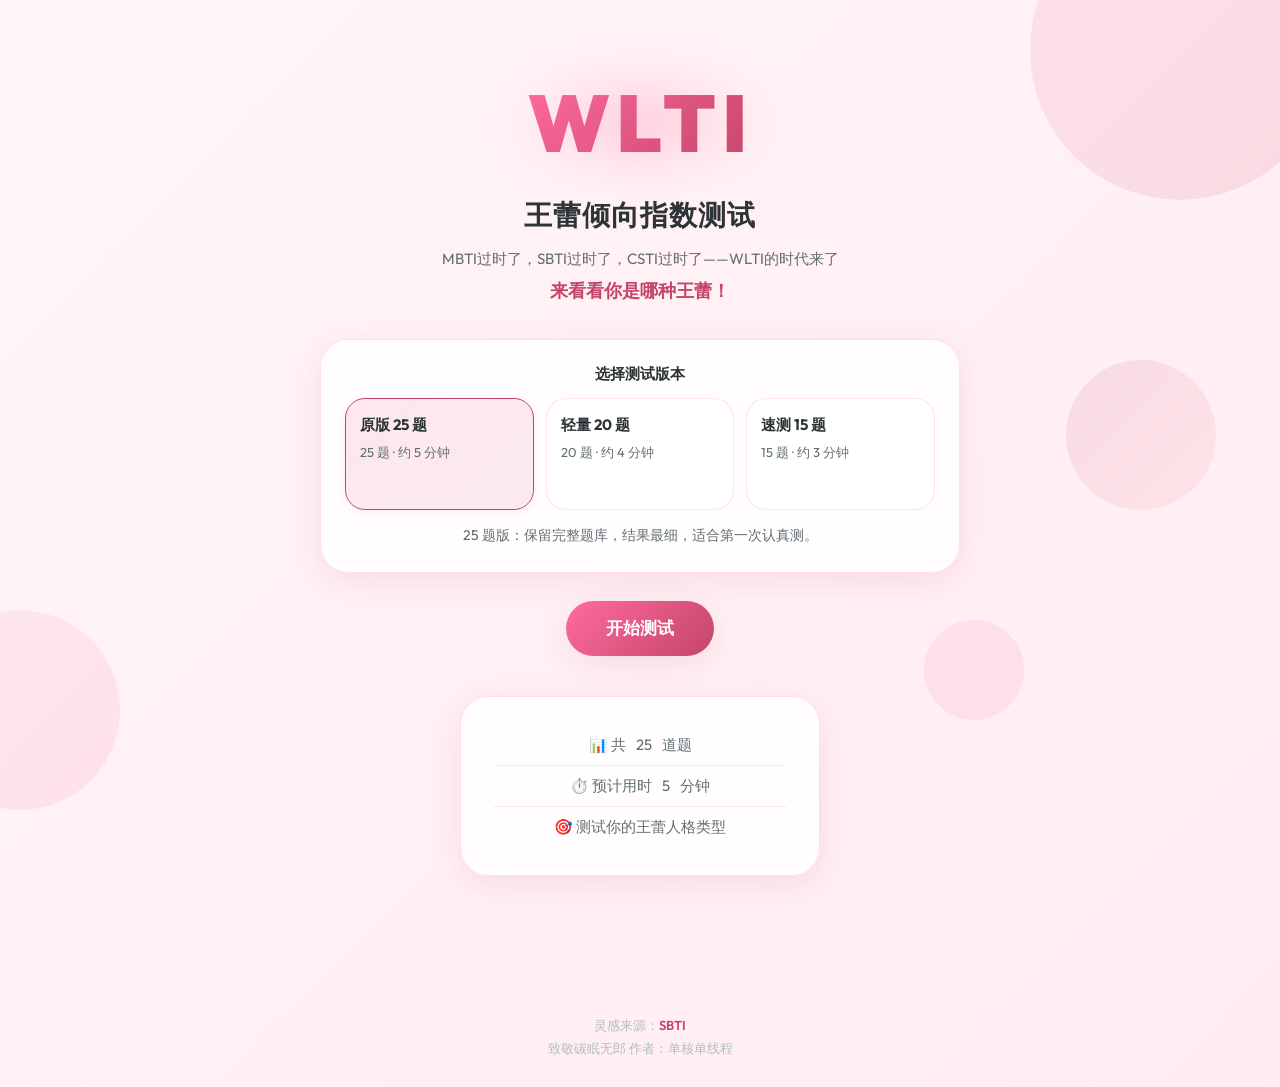
<file: index.html>
<!DOCTYPE html>
<html lang="zh-CN">
<head>
    <meta charset="UTF-8">
    <meta name="viewport" content="width=device-width, initial-scale=1.0">
    <title>WLTI - 王蕾倾向指数测试</title>
    <link rel="preconnect" href="https://fonts.googleapis.com">
    <link rel="preconnect" href="https://fonts.gstatic.com" crossorigin>
    <link href="https://fonts.googleapis.com/css2?family=Outfit:wght@400;500;600;700;800;900&display=swap" rel="stylesheet">
    <link rel="stylesheet" href="style.css">
</head>
<body>
    <div class="floating-shapes">
        <div class="shape shape-1"></div>
        <div class="shape shape-2"></div>
        <div class="shape shape-3"></div>
        <div class="shape shape-4"></div>
    </div>

    <div class="container">
        <!-- 开始页面 -->
        <div id="start-page" class="page active">
            <div class="logo-wrapper">
                <div class="logo-glow"></div>
                <div class="logo">WLTI</div>
            </div>
            <h1 class="main-title">王蕾倾向指数测试</h1>
            <p class="subtitle">MBTI过时了，SBTI过时了，CSTI过时了——WLTI的时代来了</p>
            <p class="description">来看看你是哪种王蕾！</p>
            <div class="variant-selector">
                <p class="variant-selector-title">选择测试版本</p>
                <div class="variant-grid" id="quiz-variants" role="radiogroup" aria-label="测试版本"></div>
                <p class="variant-caption" id="variant-caption"></p>
            </div>
            <button class="btn-primary" onclick="startTest()">开始测试</button>
            <div class="info">
                <p>📊 共<span id="question-count">25</span>道题</p>
                <p>⏱️ 预计用时<span id="estimated-minutes">5</span>分钟</p>
                <p>🎯 测试你的王蕾人格类型</p>
            </div>
        </div>

        <!-- 测试页面 -->
        <div id="test-page" class="page">
            <div class="progress-bar" role="progressbar" aria-label="答题进度" aria-valuemin="1" aria-valuemax="25" aria-valuenow="1">
                <div class="progress-fill" id="progress-fill"></div>
            </div>
            <div class="question-counter">
                <span id="current-question">1</span> / <span id="total-questions">25</span>
            </div>
            <div class="question-container">
                <h2 class="question-title" id="question-title"></h2>
                <div class="options" id="options" role="radiogroup" aria-labelledby="question-title"></div>
            </div>
            <div class="navigation">
                <button class="btn-secondary" id="prev-btn" onclick="prevQuestion()" disabled>上一题</button>
                <button class="btn-primary" id="next-btn" onclick="nextQuestion()" disabled>下一题</button>
            </div>
        </div>

        <!-- 结果页面 -->
        <div id="result-page" class="page">
            <div class="result-container">
                <div class="result-media">
                    <img id="result-image" class="result-image" alt="">
                </div>
                <h1 class="result-type" id="result-type"></h1>
                <p class="result-code" id="result-code"></p>
                <div class="result-dimensions" id="result-dimensions"></div>
                <div class="result-description" id="result-description"></div>
                <div class="result-traits" id="result-traits"></div>
                <div class="share-section">
                    <button class="btn-primary" onclick="shareResult()">分享结果</button>
                    <button class="btn-secondary" onclick="restartTest()">重新测试</button>
                </div>
            </div>
        </div>
    </div>

    <footer>
        <p>灵感来源：<a href="https://pingfanfan.github.io/SBTI/" target="_blank" rel="noreferrer">SBTI</a></p>
        <p>致敬碳眠无郎  作者：单核单线程</p>
    </footer>

    <script src="questions.js"></script>
    <script src="quiz-variants.js"></script>
    <script src="results.js"></script>
    <script src="app.js"></script>
</body>
</html>
</file>
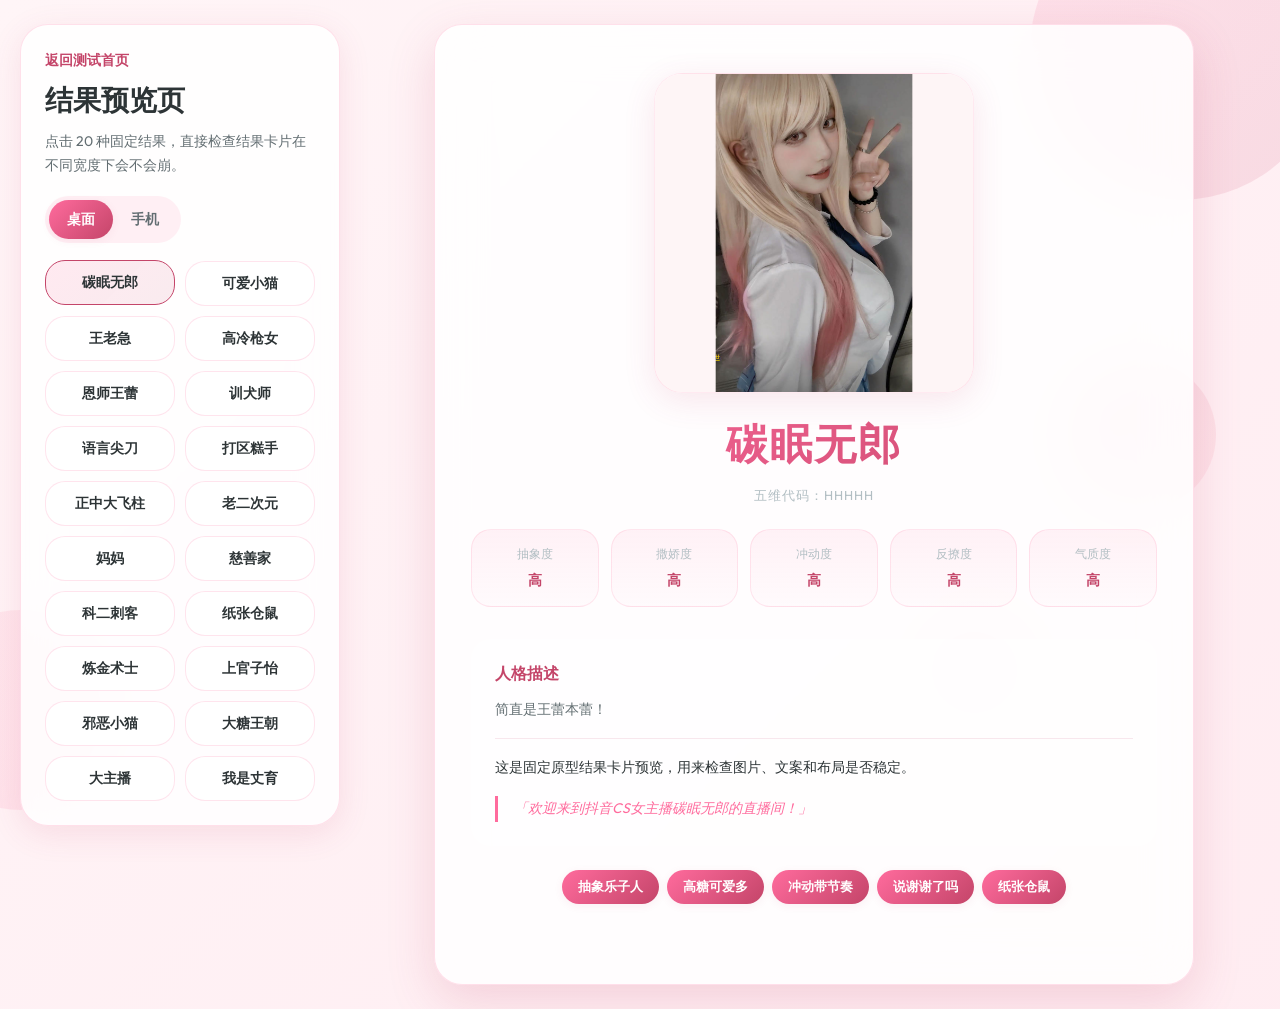
<file: preview.html>
<!DOCTYPE html>
<html lang="zh-CN">
<head>
    <meta charset="UTF-8">
    <meta name="viewport" content="width=device-width, initial-scale=1.0">
    <title>WLTI - 结果预览页</title>
    <link rel="preconnect" href="https://fonts.googleapis.com">
    <link rel="preconnect" href="https://fonts.gstatic.com" crossorigin>
    <link href="https://fonts.googleapis.com/css2?family=Outfit:wght@400;500;600;700;800;900&display=swap" rel="stylesheet">
    <link rel="stylesheet" href="style.css">
</head>
<body class="preview-page">
    <div class="floating-shapes">
        <div class="shape shape-1"></div>
        <div class="shape shape-2"></div>
        <div class="shape shape-3"></div>
        <div class="shape shape-4"></div>
    </div>

    <div class="container preview-container">
        <div class="preview-shell">
            <aside class="preview-sidebar">
                <a class="preview-link" href="index.html">返回测试首页</a>
                <h1 class="preview-title">结果预览页</h1>
                <p class="preview-hint">点击 20 种固定结果，直接检查结果卡片在不同宽度下会不会崩。</p>

                <div class="preview-toggle-group" aria-label="预览宽度切换">
                    <button type="button" class="preview-toggle is-active" data-preview-mode="desktop">桌面</button>
                    <button type="button" class="preview-toggle" data-preview-mode="mobile">手机</button>
                </div>

                <div class="preview-controls" id="preview-controls"></div>
            </aside>

            <main class="preview-main">
                <div class="preview-stage" id="preview-stage" data-preview-mode="desktop">
                    <div class="result-container preview-result">
                        <div class="result-media">
                            <img id="result-image" class="result-image" alt="">
                        </div>
                        <h1 class="result-type" id="result-type"></h1>
                        <p class="result-code" id="result-code"></p>
                        <div class="result-dimensions" id="result-dimensions"></div>
                        <div class="result-description" id="result-description"></div>
                        <div class="result-traits" id="result-traits"></div>
                    </div>
                </div>
            </main>
        </div>
    </div>

    <script src="quiz-variants.js"></script>
    <script src="results.js"></script>
    <script src="preview.js"></script>
</body>
</html>
</file>
<file: style.css>
*, *::before, *::after {
    margin: 0;
    padding: 0;
    box-sizing: border-box;
}

:root {
    --primary: #ff6b9d;
    --primary-dark: #e85a8a;
    --secondary: #c44569;
    --accent: #ff8fab;
    --bg-start: #fff5f7;
    --bg-end: #ffe4ec;
    --card-bg: rgba(255, 255, 255, 0.85);
    --card-border: rgba(255, 107, 157, 0.2);
    --text-primary: #2d3436;
    --text-secondary: #636e72;
    --text-muted: #b2bec3;
    --shadow-sm: 0 2px 8px rgba(196, 69, 105, 0.08);
    --shadow-md: 0 8px 32px rgba(196, 69, 105, 0.12);
    --shadow-lg: 0 16px 48px rgba(196, 69, 105, 0.18);
    --radius-sm: 12px;
    --radius-md: 20px;
    --radius-lg: 28px;
    --radius-full: 9999px;
}

@media (prefers-reduced-motion: reduce) {
    *, *::before, *::after {
        animation-duration: 0.01ms !important;
        animation-iteration-count: 1 !important;
        transition-duration: 0.01ms !important;
    }
}

body {
    font-family: 'Outfit', -apple-system, BlinkMacSystemFont, "Segoe UI", "PingFang SC", sans-serif;
    background: linear-gradient(135deg, var(--bg-start) 0%, var(--bg-end) 50%, var(--bg-start) 100%);
    background-size: 400% 400%;
    animation: gradientShift 15s ease infinite;
    min-height: 100vh;
    display: flex;
    flex-direction: column;
    color: var(--text-primary);
    overflow-x: hidden;
}

.preview-page {
    min-height: 100vh;
}

@keyframes gradientShift {
    0%, 100% { background-position: 0% 50%; }
    50% { background-position: 100% 50%; }
}

/* Floating decorations */
.floating-shapes {
    position: fixed;
    top: 0;
    left: 0;
    width: 100%;
    height: 100%;
    pointer-events: none;
    z-index: 0;
    overflow: hidden;
}

.shape {
    position: absolute;
    border-radius: 50%;
    opacity: 0.12;
    animation: float 20s ease-in-out infinite;
}

.shape-1 {
    width: 300px;
    height: 300px;
    background: linear-gradient(135deg, var(--primary), var(--secondary));
    top: -100px;
    right: -50px;
    animation-delay: 0s;
}

.shape-2 {
    width: 200px;
    height: 200px;
    background: linear-gradient(135deg, var(--accent), var(--primary));
    bottom: 10%;
    left: -80px;
    animation-delay: -5s;
}

.shape-3 {
    width: 150px;
    height: 150px;
    background: linear-gradient(135deg, var(--secondary), var(--accent));
    top: 40%;
    right: 5%;
    animation-delay: -10s;
}

.shape-4 {
    width: 100px;
    height: 100px;
    background: var(--primary);
    bottom: 20%;
    right: 20%;
    animation-delay: -7s;
}

@keyframes float {
    0%, 100% { transform: translateY(0) rotate(0deg); }
    33% { transform: translateY(-20px) rotate(5deg); }
    66% { transform: translateY(10px) rotate(-3deg); }
}

.container {
    position: relative;
    z-index: 1;
    flex: 1;
    max-width: 720px;
    margin: 0 auto;
    padding: 24px 20px;
    width: 100%;
}

/* Page transitions */
.page {
    display: none;
    opacity: 0;
    transform: translateY(24px);
}

.page.active {
    display: block;
    animation: pageEnter 0.5s cubic-bezier(0.16, 1, 0.3, 1) forwards;
}

.page.exit {
    animation: pageExit 0.3s ease-in forwards;
}

@keyframes pageEnter {
    from {
        opacity: 0;
        transform: translateY(24px);
    }
    to {
        opacity: 1;
        transform: translateY(0);
    }
}

@keyframes pageExit {
    from {
        opacity: 1;
        transform: translateY(0);
    }
    to {
        opacity: 0;
        transform: translateY(-16px);
    }
}

/* ===== START PAGE ===== */
#start-page {
    text-align: center;
    padding: 48px 0;
}

.logo-wrapper {
    position: relative;
    display: inline-block;
    margin-bottom: 24px;
}

.logo {
    font-size: 80px;
    font-weight: 900;
    background: linear-gradient(135deg, var(--primary) 0%, var(--secondary) 50%, var(--accent) 100%);
    background-size: 200% 200%;
    -webkit-background-clip: text;
    -webkit-text-fill-color: transparent;
    background-clip: text;
    letter-spacing: 6px;
    animation: logoShimmer 3s ease-in-out infinite;
    position: relative;
}

@keyframes logoShimmer {
    0%, 100% { background-position: 0% 50%; }
    50% { background-position: 100% 50%; }
}

.logo-glow {
    position: absolute;
    top: 50%;
    left: 50%;
    transform: translate(-50%, -50%);
    width: 120%;
    height: 120%;
    background: radial-gradient(ellipse, rgba(255, 107, 157, 0.3) 0%, transparent 70%);
    filter: blur(20px);
    z-index: -1;
}

.main-title {
    font-size: 28px;
    font-weight: 700;
    color: var(--text-primary);
    margin-bottom: 12px;
    letter-spacing: 1px;
}

.subtitle {
    font-size: 15px;
    color: var(--text-secondary);
    margin-bottom: 8px;
    line-height: 1.6;
    max-width: 480px;
    margin-left: auto;
    margin-right: auto;
}

.description {
    font-size: 18px;
    font-weight: 600;
    color: var(--secondary);
    margin-bottom: 36px;
}

.variant-selector {
    background: var(--card-bg);
    backdrop-filter: blur(20px);
    -webkit-backdrop-filter: blur(20px);
    border: 1px solid var(--card-border);
    border-radius: var(--radius-lg);
    padding: 24px;
    margin: 0 auto 28px;
    max-width: 640px;
    box-shadow: var(--shadow-md);
}

.variant-selector-title {
    font-size: 15px;
    font-weight: 700;
    color: var(--text-primary);
    margin-bottom: 14px;
}

.variant-grid {
    display: grid;
    grid-template-columns: repeat(3, minmax(0, 1fr));
    gap: 12px;
}

.variant-card {
    border: 1px solid rgba(255, 107, 157, 0.18);
    background: rgba(255, 255, 255, 0.8);
    border-radius: var(--radius-md);
    padding: 16px 14px;
    text-align: left;
    font: inherit;
    color: var(--text-primary);
    cursor: pointer;
    transition: all 0.25s cubic-bezier(0.16, 1, 0.3, 1);
    display: flex;
    flex-direction: column;
    gap: 8px;
    min-height: 112px;
}

.variant-card:hover {
    transform: translateY(-2px);
    border-color: var(--primary);
    box-shadow: var(--shadow-sm);
}

.variant-card.is-active {
    background: linear-gradient(135deg, rgba(255, 107, 157, 0.16), rgba(196, 69, 105, 0.1));
    border-color: var(--secondary);
    box-shadow: var(--shadow-sm);
}

.variant-card:focus-visible {
    outline: 3px solid rgba(196, 69, 105, 0.22);
    outline-offset: 3px;
}

.variant-card-label {
    font-size: 15px;
    font-weight: 700;
}

.variant-card-meta {
    color: var(--text-secondary);
    font-size: 13px;
    line-height: 1.5;
}

.variant-caption {
    margin-top: 14px;
    font-size: 14px;
    color: var(--text-secondary);
    line-height: 1.7;
}

/* Buttons */
.btn-primary, .btn-secondary {
    display: inline-flex;
    align-items: center;
    justify-content: center;
    padding: 16px 40px;
    font-size: 17px;
    font-weight: 600;
    font-family: inherit;
    border: none;
    border-radius: var(--radius-full);
    cursor: pointer;
    transition: all 0.3s cubic-bezier(0.16, 1, 0.3, 1);
    position: relative;
    overflow: hidden;
}

.btn-primary::before, .btn-secondary::before {
    content: '';
    position: absolute;
    top: 0;
    left: 0;
    right: 0;
    bottom: 0;
    background: linear-gradient(135deg, transparent, rgba(255, 255, 255, 0.2), transparent);
    transform: translateX(-100%);
    transition: transform 0.5s;
}

.btn-primary:hover::before, .btn-secondary:hover::before {
    transform: translateX(100%);
}

.btn-primary {
    background: linear-gradient(135deg, var(--primary), var(--secondary));
    color: white;
    box-shadow: var(--shadow-md), 0 0 0 0 rgba(255, 107, 157, 0.4);
}

.btn-primary:hover {
    transform: translateY(-3px);
    box-shadow: var(--shadow-lg), 0 0 20px rgba(255, 107, 157, 0.3);
}

.btn-primary:active {
    transform: translateY(-1px);
}

.btn-primary:disabled {
    opacity: 0.5;
    cursor: not-allowed;
    transform: none;
    box-shadow: var(--shadow-sm);
}

.btn-secondary {
    background: white;
    color: var(--secondary);
    border: 2px solid var(--primary);
    box-shadow: var(--shadow-sm);
}

.btn-secondary:hover {
    background: var(--primary);
    color: white;
    transform: translateY(-2px);
}

.btn-secondary:disabled {
    opacity: 0.4;
    cursor: not-allowed;
    transform: none;
}

.btn-primary:focus-visible, .btn-secondary:focus-visible {
    outline: 3px solid rgba(196, 69, 105, 0.28);
    outline-offset: 3px;
}

/* Info card */
.info {
    background: var(--card-bg);
    backdrop-filter: blur(20px);
    -webkit-backdrop-filter: blur(20px);
    border: 1px solid var(--card-border);
    border-radius: var(--radius-lg);
    padding: 28px 32px;
    margin: 40px auto;
    max-width: 360px;
    box-shadow: var(--shadow-md);
}

.info p {
    display: flex;
    align-items: center;
    justify-content: center;
    gap: 10px;
    padding: 10px 0;
    font-size: 15px;
    color: var(--text-secondary);
}

.info p:not(:last-child) {
    border-bottom: 1px solid rgba(196, 69, 105, 0.1);
}

/* ===== TEST PAGE ===== */
.progress-bar {
    width: 100%;
    height: 6px;
    background: rgba(255, 107, 157, 0.15);
    border-radius: var(--radius-full);
    overflow: hidden;
    margin-bottom: 20px;
}

.progress-fill {
    height: 100%;
    background: linear-gradient(90deg, var(--primary), var(--secondary));
    border-radius: var(--radius-full);
    transition: width 0.4s cubic-bezier(0.16, 1, 0.3, 1);
    position: relative;
}

.progress-fill::after {
    content: '';
    position: absolute;
    top: 0;
    left: 0;
    right: 0;
    bottom: 0;
    background: linear-gradient(90deg, transparent, rgba(255, 255, 255, 0.4), transparent);
    animation: progressShine 2s infinite;
}

@keyframes progressShine {
    0% { transform: translateX(-100%); }
    100% { transform: translateX(100%); }
}

.question-counter {
    text-align: center;
    font-size: 14px;
    color: var(--text-muted);
    font-weight: 500;
    margin-bottom: 24px;
}

.question-counter span {
    color: var(--secondary);
    font-weight: 700;
    font-size: 16px;
}

.question-container {
    background: var(--card-bg);
    backdrop-filter: blur(24px);
    -webkit-backdrop-filter: blur(24px);
    border: 1px solid var(--card-border);
    border-radius: var(--radius-lg);
    padding: 36px 32px;
    box-shadow: var(--shadow-lg);
    margin-bottom: 24px;
    min-height: 380px;
}

.question-title {
    font-size: 20px;
    font-weight: 600;
    color: var(--text-primary);
    line-height: 1.6;
    margin-bottom: 28px;
}

.options {
    display: flex;
    flex-direction: column;
    gap: 12px;
}

.option {
    display: flex;
    align-items: flex-start;
    gap: 14px;
    background: rgba(255, 255, 255, 0.6);
    border: 2px solid transparent;
    border-radius: var(--radius-md);
    padding: 18px 20px;
    cursor: pointer;
    transition: all 0.25s cubic-bezier(0.16, 1, 0.3, 1);
    font-size: 15px;
    text-align: left;
    color: var(--text-secondary);
    position: relative;
    overflow: hidden;
}

.option-input {
    position: absolute;
    inset: 0;
    opacity: 0;
    cursor: pointer;
}

.option-text {
    position: relative;
    display: block;
    width: 100%;
    line-height: 1.6;
}

.option::before {
    content: '';
    position: absolute;
    top: 0;
    left: 0;
    width: 4px;
    height: 100%;
    background: var(--primary);
    transform: scaleY(0);
    transition: transform 0.25s cubic-bezier(0.16, 1, 0.3, 1);
}

.option:hover {
    background: white;
    border-color: var(--primary);
    transform: translateX(6px);
    color: var(--text-primary);
}

.option:focus-within {
    background: white;
    border-color: var(--secondary);
    color: var(--text-primary);
    box-shadow: 0 0 0 4px rgba(255, 107, 157, 0.15);
    transform: translateX(6px);
}

.option:hover::before {
    transform: scaleY(1);
}

.option.selected {
    background: linear-gradient(135deg, rgba(255, 107, 157, 0.12), rgba(196, 69, 105, 0.08));
    border-color: var(--secondary);
    color: var(--text-primary);
    font-weight: 500;
    transform: translateX(6px);
}

.option.selected::before {
    transform: scaleY(1);
    background: var(--secondary);
}

/* Selection animation */
@keyframes selectPulse {
    0% { box-shadow: 0 0 0 0 rgba(196, 69, 105, 0.4); }
    70% { box-shadow: 0 0 0 10px rgba(196, 69, 105, 0); }
    100% { box-shadow: 0 0 0 0 rgba(196, 69, 105, 0); }
}

.option.selected {
    animation: selectPulse 0.4s ease-out;
}

.navigation {
    display: flex;
    gap: 16px;
}

.navigation button {
    flex: 1;
    padding: 14px 24px;
}

/* ===== RESULT PAGE ===== */
.result-container {
    background: var(--card-bg);
    backdrop-filter: blur(24px);
    -webkit-backdrop-filter: blur(24px);
    border: 1px solid var(--card-border);
    border-radius: var(--radius-lg);
    padding: 48px 36px;
    box-shadow: var(--shadow-lg);
    text-align: center;
}

.result-media {
    width: min(100%, 320px);
    margin: 0 auto 24px;
    aspect-ratio: 1 / 1;
    border-radius: var(--radius-lg);
    overflow: hidden;
    background: linear-gradient(180deg, rgba(255, 255, 255, 0.9), rgba(255, 245, 247, 0.95));
    border: 1px solid rgba(255, 107, 157, 0.14);
    box-shadow: var(--shadow-md);
}

.result-image {
    display: block;
    width: 100%;
    height: 100%;
    object-fit: cover;
}

.preview-container {
    max-width: 1280px;
}

.preview-shell {
    display: grid;
    grid-template-columns: minmax(260px, 320px) minmax(0, 1fr);
    gap: 28px;
    align-items: start;
}

.preview-sidebar {
    position: sticky;
    top: 24px;
    background: var(--card-bg);
    backdrop-filter: blur(20px);
    -webkit-backdrop-filter: blur(20px);
    border: 1px solid var(--card-border);
    border-radius: var(--radius-lg);
    padding: 24px;
    box-shadow: var(--shadow-md);
}

.preview-link {
    display: inline-flex;
    align-items: center;
    margin-bottom: 12px;
    color: var(--secondary);
    text-decoration: none;
    font-size: 14px;
    font-weight: 600;
}

.preview-title {
    font-size: 28px;
    margin-bottom: 10px;
}

.preview-hint {
    color: var(--text-secondary);
    line-height: 1.7;
    font-size: 14px;
    margin-bottom: 18px;
}

.preview-toggle-group {
    display: inline-flex;
    padding: 4px;
    border-radius: var(--radius-full);
    background: rgba(255, 107, 157, 0.1);
    margin-bottom: 18px;
}

.preview-toggle {
    border: none;
    background: transparent;
    color: var(--text-secondary);
    padding: 10px 18px;
    border-radius: var(--radius-full);
    font: inherit;
    font-size: 14px;
    font-weight: 600;
    cursor: pointer;
    transition: all 0.2s ease;
}

.preview-toggle.is-active {
    background: linear-gradient(135deg, var(--primary), var(--secondary));
    color: white;
    box-shadow: var(--shadow-sm);
}

.preview-controls {
    display: grid;
    grid-template-columns: repeat(2, minmax(0, 1fr));
    gap: 10px;
}

.preview-chip {
    border: 1px solid rgba(255, 107, 157, 0.18);
    background: rgba(255, 255, 255, 0.82);
    color: var(--text-primary);
    padding: 12px 14px;
    border-radius: var(--radius-md);
    font: inherit;
    font-size: 14px;
    font-weight: 600;
    cursor: pointer;
    transition: all 0.2s ease;
}

.preview-chip:hover, .preview-chip.is-active {
    border-color: var(--secondary);
    background: linear-gradient(135deg, rgba(255, 107, 157, 0.14), rgba(196, 69, 105, 0.1));
    transform: translateY(-1px);
}

.preview-main {
    min-width: 0;
}

.preview-stage {
    width: 100%;
    margin: 0 auto;
    transition: max-width 0.25s ease;
}

.preview-stage[data-preview-mode="desktop"] {
    max-width: 760px;
}

.preview-stage[data-preview-mode="mobile"] {
    max-width: 390px;
}

.result-type {
    font-size: 42px;
    font-weight: 900;
    background: linear-gradient(135deg, var(--primary), var(--secondary));
    -webkit-background-clip: text;
    -webkit-text-fill-color: transparent;
    background-clip: text;
    margin-bottom: 32px;
    letter-spacing: 2px;
}

.result-code {
    margin-top: -18px;
    margin-bottom: 24px;
    color: var(--text-muted);
    font-size: 13px;
    letter-spacing: 1px;
}

.result-dimensions {
    display: grid;
    grid-template-columns: repeat(5, 1fr);
    gap: 12px;
    margin-bottom: 32px;
}

.dimension {
    background: linear-gradient(180deg, rgba(255, 107, 157, 0.08), rgba(255, 107, 157, 0.02));
    border: 1px solid rgba(255, 107, 157, 0.15);
    border-radius: var(--radius-md);
    padding: 16px 8px;
}

.dimension-label {
    font-size: 12px;
    color: var(--text-muted);
    margin-bottom: 8px;
}

.dimension-bar {
    width: 100%;
    height: 4px;
    background: rgba(255, 107, 157, 0.15);
    border-radius: var(--radius-full);
    margin-bottom: 8px;
    overflow: hidden;
}

.dimension-fill {
    height: 100%;
    border-radius: var(--radius-full);
    transition: width 0.8s cubic-bezier(0.16, 1, 0.3, 1);
}

.dimension-fill.low { background: #74b9ff; width: 33%; }
.dimension-fill.mid { background: #fdcb6e; width: 66%; }
.dimension-fill.high { background: var(--primary); width: 100%; }

.dimension-value {
    font-size: 14px;
    font-weight: 700;
    color: var(--secondary);
}

.result-description {
    background: rgba(255, 255, 255, 0.5);
    border-radius: var(--radius-md);
    padding: 24px;
    margin-bottom: 24px;
    text-align: left;
}

.result-description h3 {
    color: var(--secondary);
    font-size: 16px;
    font-weight: 600;
    margin-bottom: 12px;
}

.result-description p {
    line-height: 1.8;
    color: var(--text-secondary);
    font-size: 14px;
}

.result-note {
    margin-top: 16px;
    padding-top: 16px;
    border-top: 1px solid rgba(196, 69, 105, 0.12);
    color: var(--text-primary) !important;
}

.result-quote {
    font-style: italic;
    color: var(--primary) !important;
    margin-top: 16px !important;
    padding-left: 16px;
    border-left: 3px solid var(--primary);
}

.result-traits {
    display: flex;
    flex-wrap: wrap;
    gap: 8px;
    justify-content: center;
    margin-bottom: 32px;
}

.trait-tag {
    background: linear-gradient(135deg, var(--primary), var(--secondary));
    color: white;
    padding: 8px 16px;
    border-radius: var(--radius-full);
    font-size: 13px;
    font-weight: 600;
    box-shadow: var(--shadow-sm);
}

.share-section {
    display: flex;
    gap: 12px;
    justify-content: center;
    flex-wrap: wrap;
    margin-top: 0;
}

/* ===== FOOTER ===== */
footer {
    text-align: center;
    padding: 24px;
    color: var(--text-muted);
    font-size: 13px;
    position: relative;
    z-index: 1;
}

footer a {
    color: var(--secondary);
    text-decoration: none;
    font-weight: 600;
    transition: color 0.2s;
}

footer a:hover {
    color: var(--primary);
}

footer a:focus-visible {
    outline: 2px solid rgba(196, 69, 105, 0.3);
    outline-offset: 3px;
    border-radius: 6px;
}

footer p {
    margin: 5px 0;
}

/* ===== RESPONSIVE ===== */
@media (max-width: 640px) {
    .preview-shell {
        grid-template-columns: 1fr;
    }
    .preview-sidebar {
        position: static;
        top: auto;
    }
    .preview-controls {
        grid-template-columns: repeat(2, minmax(0, 1fr));
    }
    .preview-stage[data-preview-mode="desktop"],
    .preview-stage[data-preview-mode="mobile"] {
        max-width: 100%;
    }
    .logo { font-size: 56px; letter-spacing: 4px; }
    .main-title { font-size: 22px; }
    .subtitle { font-size: 14px; }
    .description { font-size: 16px; }
    .variant-grid { grid-template-columns: 1fr; }
    .variant-card { min-height: auto; }
    .question-container { padding: 28px 24px; min-height: auto; }
    .question-title { font-size: 18px; }
    .option { padding: 16px; font-size: 14px; }
    .result-container { padding: 32px 24px; }
    .result-media { width: min(100%, 280px); }
    .result-type { font-size: 32px; }
    .result-dimensions { grid-template-columns: repeat(3, 1fr); }
    .result-dimensions .dimension:nth-child(4),
    .result-dimensions .dimension:nth-child(5) {
        grid-column: span 1;
    }
    .navigation { flex-direction: column; }
    .navigation button { width: 100%; }
    .info { padding: 24px; margin: 32px auto; }
}

@media (max-width: 380px) {
    .preview-controls {
        grid-template-columns: 1fr;
    }
    .result-dimensions { grid-template-columns: repeat(2, 1fr); gap: 8px; }
    .result-dimensions .dimension:last-child {
        grid-column: span 2;
    }
}
</file>
